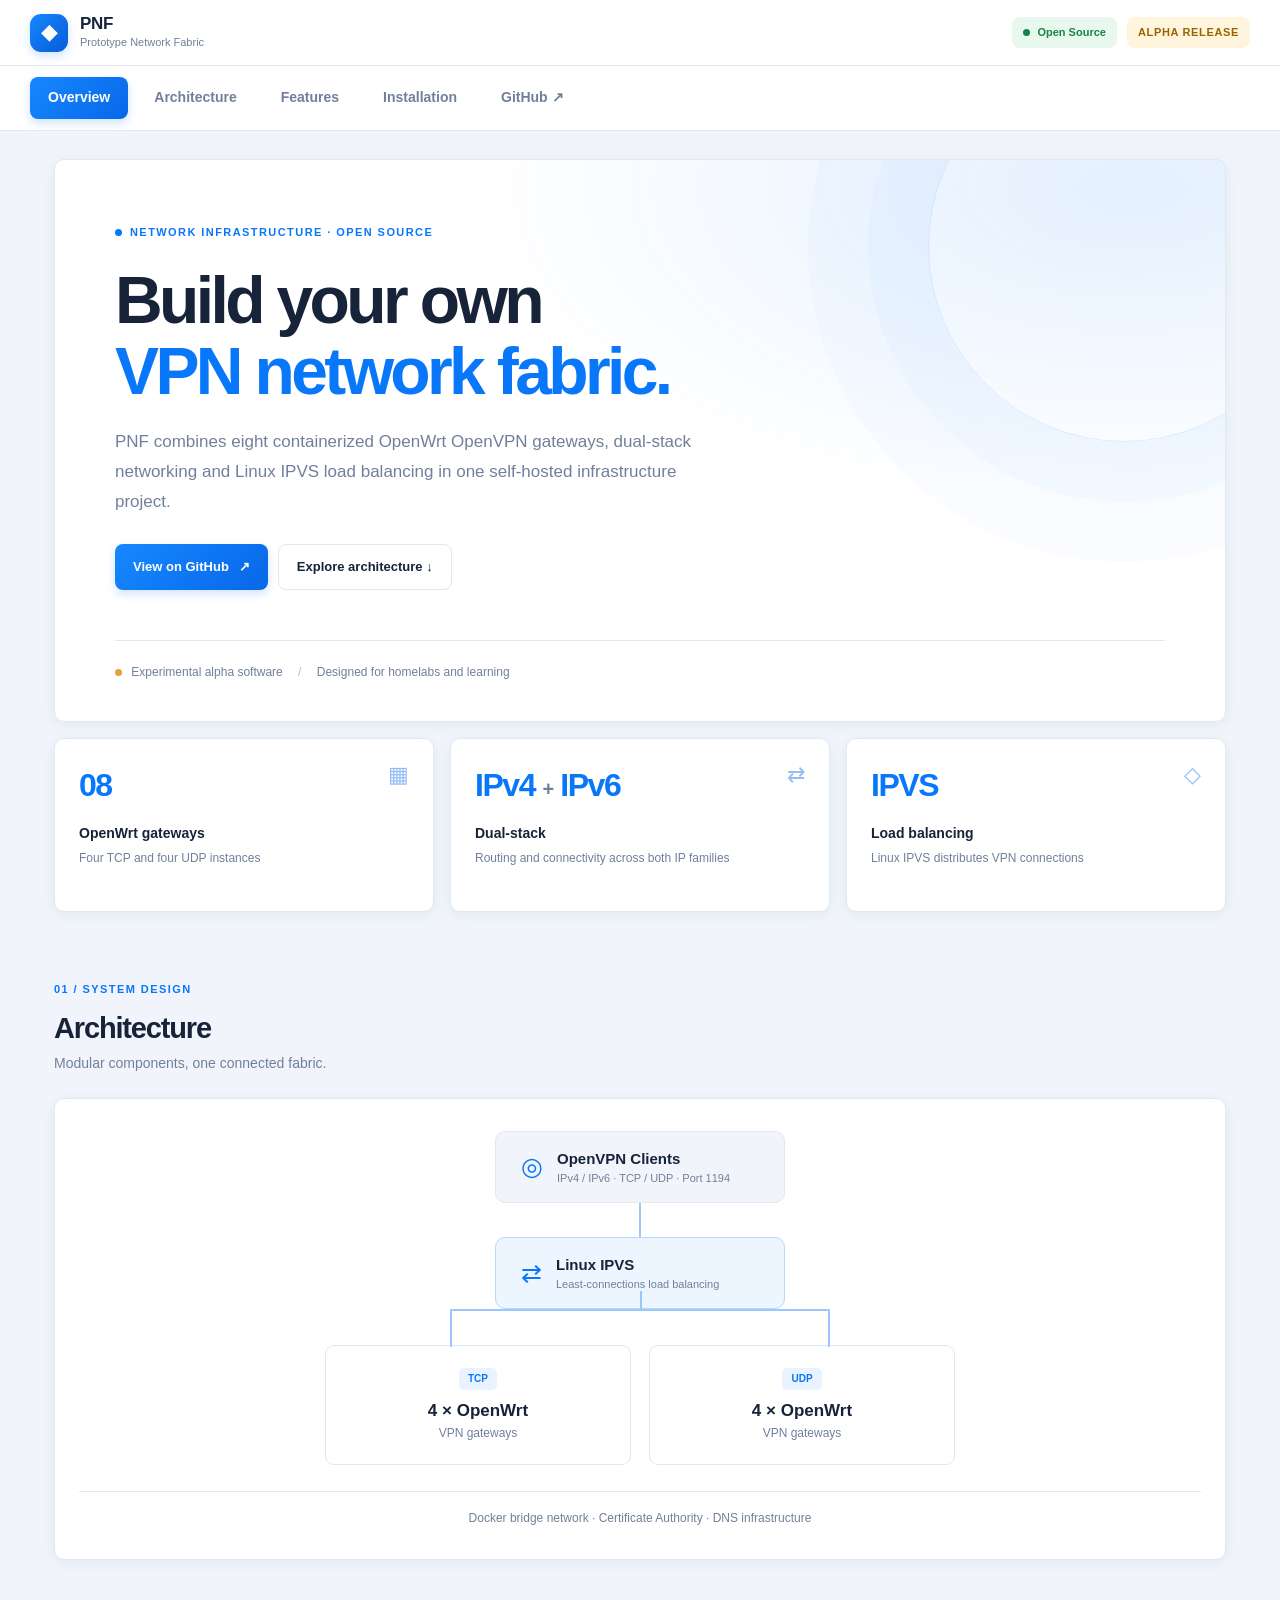
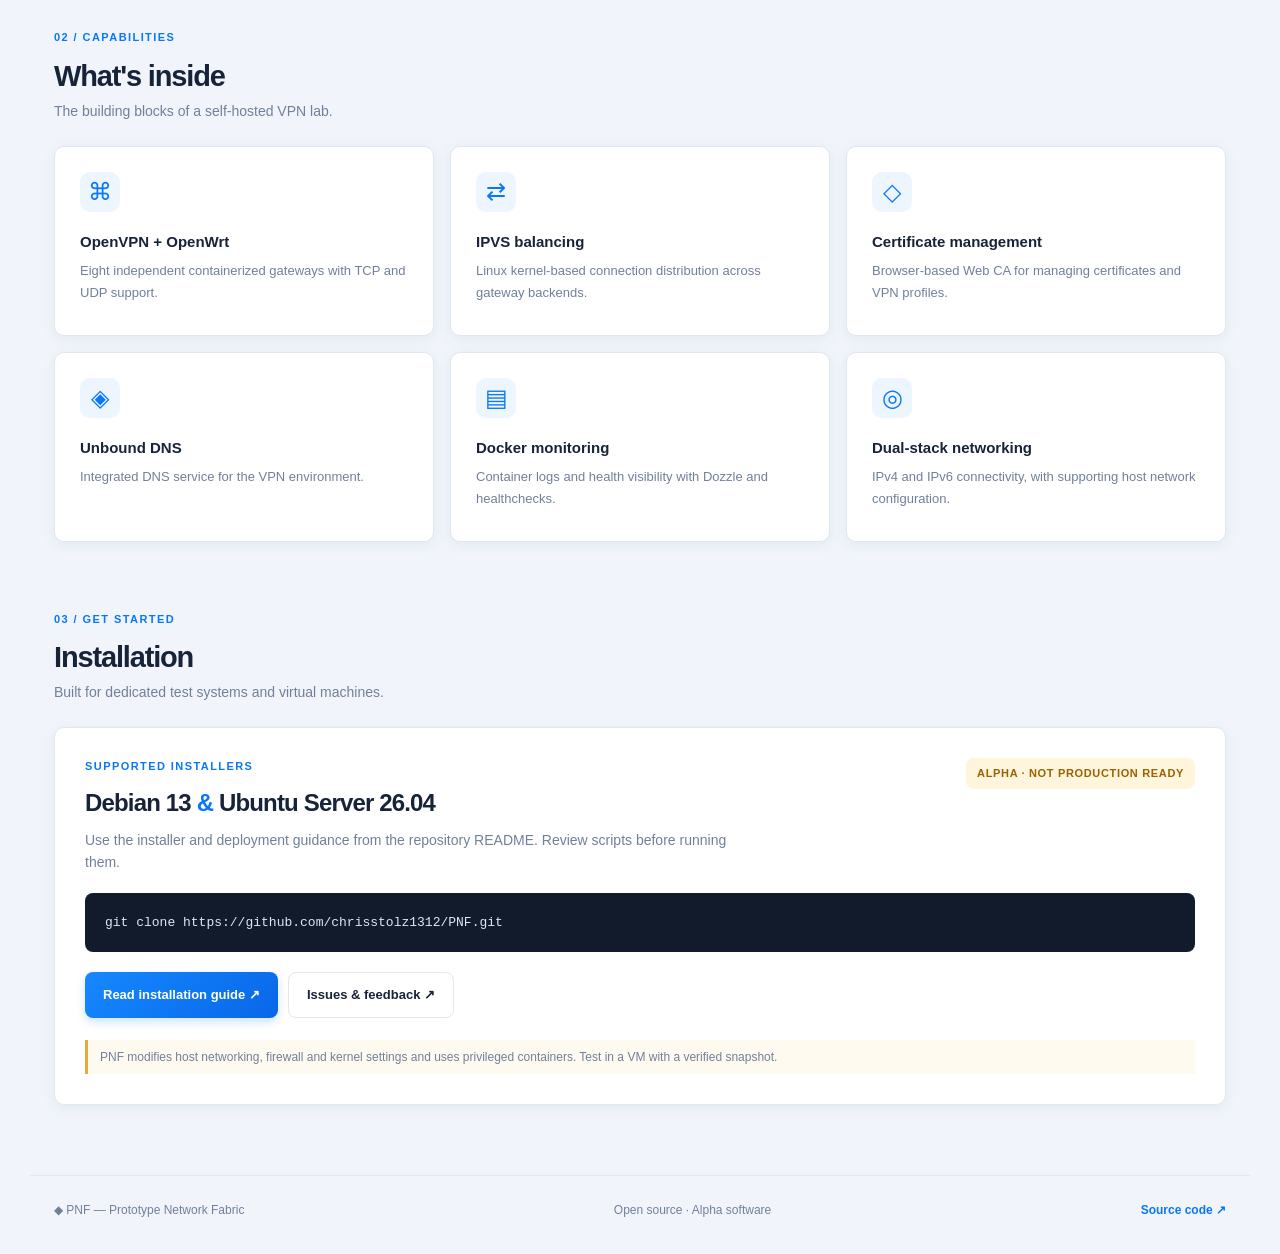
<file: docs/index.html>
<!doctype html>
<html lang="en">
<head>
  <meta charset="utf-8">
  <meta name="viewport" content="width=device-width, initial-scale=1">
  <meta name="description" content="PNF — Prototype Network Fabric: self-hosted OpenVPN infrastructure with eight OpenWrt gateways, IPv4/IPv6, IPVS load balancing, DNS and certificate management.">
  <meta name="theme-color" content="#f1f5fb">
  <meta name="robots" content="index, follow">
  <link rel="canonical" href="https://chrisstolz1312.github.io/PNF/">
  <title>PNF — Prototype Network Fabric | OpenVPN &amp; OpenWrt</title>
  <link rel="stylesheet" href="style.css">
</head>
<body>
  <header class="topbar">
    <a class="brand" href="#home" aria-label="PNF home"><span class="brand-mark">◆</span><span><strong>PNF</strong><small>Prototype Network Fabric</small></span></a>
    <div class="header-right"><span class="badge"><span class="status-dot"></span>Open Source</span><span class="badge alpha">ALPHA RELEASE</span></div>
  </header>
  <nav class="tabs" aria-label="Main navigation">
    <a class="tab active" href="#home">Overview</a><a class="tab" href="#architecture">Architecture</a><a class="tab" href="#features">Features</a><a class="tab" href="#installation">Installation</a><a class="tab" href="https://github.com/chrisstolz1312/PNF">GitHub ↗</a>
  </nav>
  <main id="home">
    <section class="hero card">
      <div class="eyebrow"><span class="status-dot"></span> NETWORK INFRASTRUCTURE · OPEN SOURCE</div>
      <h1>Build your own<br><span>VPN network fabric.</span></h1>
      <p class="hero-copy">PNF combines eight containerized OpenWrt OpenVPN gateways, dual-stack networking and Linux IPVS load balancing in one self-hosted infrastructure project.</p>
      <div class="actions"><a class="btn primary" href="https://github.com/chrisstolz1312/PNF">View on GitHub <span aria-hidden="true">↗</span></a><a class="btn secondary" href="#architecture">Explore architecture ↓</a></div>
      <div class="hero-foot"><span class="mini-dot"></span> Experimental alpha software <span class="separator">/</span> Designed for homelabs and learning</div>
    </section>
    <section class="summary-grid" aria-label="Project at a glance">
      <article class="card stat"><span class="stat-icon">▦</span><div class="stat-number">08</div><h2>OpenWrt gateways</h2><p>Four TCP and four UDP instances</p></article>
      <article class="card stat"><span class="stat-icon">⇄</span><div class="stat-number">IPv4 <em>+</em> IPv6</div><h2>Dual-stack</h2><p>Routing and connectivity across both IP families</p></article>
      <article class="card stat"><span class="stat-icon">◇</span><div class="stat-number">IPVS</div><h2>Load balancing</h2><p>Linux IPVS distributes VPN connections</p></article>
    </section>
    <section id="architecture" class="section-block"><div class="section-heading"><span class="section-index">01 / SYSTEM DESIGN</span><h2>Architecture</h2><p>Modular components, one connected fabric.</p></div>
      <div class="card architecture"><div class="flow-node client"><span class="node-icon">◎</span><div><strong>OpenVPN Clients</strong><small>IPv4 / IPv6 · TCP / UDP · Port 1194</small></div></div><div class="connector"></div><div class="flow-node ipvs"><span class="node-icon">⇄</span><div><strong>Linux IPVS</strong><small>Least-connections load balancing</small></div></div><div class="branch"><div class="branch-line"></div><div class="branch-line"></div></div><div class="gateway-grid"><div class="gateway"><span class="protocol">TCP</span><strong>4 × OpenWrt</strong><small>VPN gateways</small></div><div class="gateway"><span class="protocol">UDP</span><strong>4 × OpenWrt</strong><small>VPN gateways</small></div></div><div class="arch-caption">Docker bridge network · Certificate Authority · DNS infrastructure</div></div>
    </section>
    <section id="features" class="section-block"><div class="section-heading"><span class="section-index">02 / CAPABILITIES</span><h2>What's inside</h2><p>The building blocks of a self-hosted VPN lab.</p></div>
      <div class="feature-grid"><article class="card feature"><div class="feature-icon">⌘</div><h3>OpenVPN + OpenWrt</h3><p>Eight independent containerized gateways with TCP and UDP support.</p></article><article class="card feature"><div class="feature-icon">⇄</div><h3>IPVS balancing</h3><p>Linux kernel-based connection distribution across gateway backends.</p></article><article class="card feature"><div class="feature-icon">◇</div><h3>Certificate management</h3><p>Browser-based Web CA for managing certificates and VPN profiles.</p></article><article class="card feature"><div class="feature-icon">◈</div><h3>Unbound DNS</h3><p>Integrated DNS service for the VPN environment.</p></article><article class="card feature"><div class="feature-icon">▤</div><h3>Docker monitoring</h3><p>Container logs and health visibility with Dozzle and healthchecks.</p></article><article class="card feature"><div class="feature-icon">◎</div><h3>Dual-stack networking</h3><p>IPv4 and IPv6 connectivity, with supporting host network configuration.</p></article></div>
    </section>
    <section id="installation" class="section-block"><div class="section-heading"><span class="section-index">03 / GET STARTED</span><h2>Installation</h2><p>Built for dedicated test systems and virtual machines.</p></div>
      <div class="card install-card"><div class="install-top"><div><span class="eyebrow">SUPPORTED INSTALLERS</span><h3>Debian 13 <span class="and">&amp;</span> Ubuntu Server 26.04</h3><p>Use the installer and deployment guidance from the repository README. Review scripts before running them.</p></div><span class="badge alpha">ALPHA · NOT PRODUCTION READY</span></div><div class="code-row"><code>git clone https://github.com/chrisstolz1312/PNF.git</code></div><div class="actions"><a class="btn primary" href="https://github.com/chrisstolz1312/PNF#readme">Read installation guide ↗</a><a class="btn secondary" href="https://github.com/chrisstolz1312/PNF/issues">Issues &amp; feedback ↗</a></div><p class="warning">PNF modifies host networking, firewall and kernel settings and uses privileged containers. Test in a VM with a verified snapshot.</p></div>
    </section>
  </main>
  <footer><span>◆ PNF — Prototype Network Fabric</span><span>Open source · Alpha software</span><a href="https://github.com/chrisstolz1312/PNF">Source code ↗</a></footer>
</body>
</html>
</file>
<file: docs/style.css>
:root{color-scheme:light;--primary:#0877f9;--bg:#f1f5fb;--surface:#fff;--border:#e0e8f2;--text:#172338;--muted:#71809a;--shadow:0 3px 14px rgba(30,64,110,.07);--radius:10px}
*{box-sizing:border-box}html{scroll-behavior:smooth;scroll-padding-top:140px}body{margin:0;background:var(--bg);color:var(--text);font:14px/1.55 -apple-system,BlinkMacSystemFont,"Segoe UI",Roboto,Helvetica,Arial,sans-serif}a{color:inherit;text-decoration:none}a:focus-visible{outline:3px solid var(--primary);outline-offset:3px}.topbar{height:66px;background:var(--surface);border-bottom:1px solid var(--border);display:flex;align-items:center;justify-content:space-between;padding:0 max(28px,calc((100vw - 1220px)/2));gap:16px}.brand{display:flex;align-items:center;gap:12px}.brand-mark{display:grid;place-items:center;width:38px;height:38px;border-radius:11px;background:linear-gradient(135deg,#1688ff,#075bd7);color:white;font-size:22px;box-shadow:0 4px 10px #0877f933}.brand strong{display:block;font-size:17px;letter-spacing:-.3px;line-height:1.2}.brand small{display:block;font-size:11px;color:var(--muted)}.header-right{display:flex;gap:10px;align-items:center}.badge{display:inline-flex;align-items:center;gap:7px;padding:7px 11px;border-radius:8px;background:#e8f8ef;color:#168448;font-size:11px;font-weight:700;white-space:nowrap}.badge.alpha{background:#fff4dc;color:#986300;letter-spacing:.06em}.status-dot,.mini-dot{width:7px;height:7px;background:currentColor;border-radius:50%;display:inline-block}.tabs{display:flex;gap:8px;padding:11px max(28px,calc((100vw - 1220px)/2));background:var(--surface);border-bottom:1px solid var(--border);overflow:auto;white-space:nowrap}.tab{padding:10px 18px;border-radius:8px;color:var(--muted);font-weight:650}.tab:hover{background:#edf5ff;color:var(--primary)}.tab.active{background:linear-gradient(135deg,#1688ff,#0867e8);color:#fff;box-shadow:0 4px 10px #0877f933}main{max-width:1220px;margin:0 auto;padding:28px 24px 70px}.card{background:var(--surface);border:1px solid var(--border);border-radius:var(--radius);box-shadow:var(--shadow)}.hero{padding:64px 60px 40px;position:relative;overflow:hidden;background:radial-gradient(ellipse at 92% 5%,rgba(8,119,249,.11),transparent 43%),var(--surface)}.hero:after{content:"";position:absolute;right:-95px;top:-110px;width:390px;height:390px;border:1px solid rgba(8,119,249,.12);border-radius:50%;box-shadow:0 0 0 60px rgba(8,119,249,.025),0 0 0 120px rgba(8,119,249,.018);pointer-events:none}.eyebrow,.section-index{color:var(--primary);font-size:11px;font-weight:800;letter-spacing:.13em}.eyebrow{display:flex;align-items:center;gap:8px}.hero h1{font-size:clamp(38px,5.3vw,66px);letter-spacing:-.055em;line-height:1.08;margin:24px 0 20px;font-weight:800}.hero h1 span{color:var(--primary)}.hero-copy{font-size:17px;color:var(--muted);max-width:610px;line-height:1.75;margin:0 0 27px}.actions{display:flex;gap:10px;flex-wrap:wrap}.btn{display:inline-flex;align-items:center;justify-content:center;gap:10px;padding:12px 18px;border-radius:8px;font-weight:700;font-size:13px;transition:transform .15s,filter .15s}.btn:hover{transform:translateY(-1px);filter:brightness(1.04)}.btn.primary{background:linear-gradient(135deg,#1688ff,#0867e8);color:white;box-shadow:0 4px 10px #0877f933}.btn.secondary{border:1px solid var(--border);background:var(--surface);color:var(--text)}.hero-foot{margin-top:50px;padding-top:22px;border-top:1px solid var(--border);color:var(--muted);font-size:12px}.hero-foot .mini-dot{background:#e6a13b;margin-right:6px}.separator{margin:0 12px;color:#b3bfce}.summary-grid{display:grid;grid-template-columns:repeat(3,minmax(0,1fr));gap:16px;margin-top:16px}.stat{padding:22px 24px;position:relative;min-height:174px}.stat-icon{position:absolute;right:24px;top:19px;font-size:22px;color:#90bdf6}.stat-number{font-size:32px;font-weight:800;letter-spacing:-.045em;color:var(--primary);margin-bottom:12px}.stat-number em{font-style:normal;font-size:20px;color:var(--muted)}.stat h2{font-size:14px;margin:0 0 4px}.stat p{color:var(--muted);font-size:12px;margin:0}.section-block{margin-top:66px}.section-heading{margin-bottom:23px}.section-heading h2{font-size:29px;letter-spacing:-.04em;margin:6px 0 2px}.section-heading p{margin:0;color:var(--muted)}.architecture{padding:32px 24px;text-align:center}.flow-node{display:inline-flex;align-items:center;text-align:left;gap:14px;border:1px solid var(--border);padding:15px 25px;border-radius:10px;background:var(--bg);min-width:290px}.flow-node.ipvs{background:#edf5ff;border-color:#b8d7ff}.node-icon{color:var(--primary);font-size:25px}.flow-node strong,.flow-node small{display:block}.flow-node strong{font-size:15px}.flow-node small{font-size:11px;color:var(--muted)}.connector{height:34px;width:2px;background:#9bc7fa;margin:auto}.branch{height:36px;width:min(380px,70%);margin:auto;border-top:2px solid #9bc7fa;position:relative}.branch:before{content:"";position:absolute;width:2px;height:18px;background:#9bc7fa;top:-20px;left:50%}.branch-line{position:absolute;top:0;width:2px;height:36px;background:#9bc7fa}.branch-line:first-child{left:0}.branch-line:last-child{right:0}.gateway-grid{display:grid;grid-template-columns:repeat(2,minmax(0,1fr));gap:18px;max-width:630px;margin:auto}.gateway{padding:21px 15px;border:1px solid var(--border);border-radius:9px;background:var(--surface)}.gateway .protocol{display:inline-block;font-size:10px;font-weight:800;color:var(--primary);background:#e9f3ff;padding:3px 9px;border-radius:5px;margin-bottom:8px}.gateway strong,.gateway small{display:block}.gateway strong{font-size:17px}.gateway small{color:var(--muted);font-size:12px}.arch-caption{margin-top:26px;padding-top:17px;border-top:1px solid var(--border);color:var(--muted);font-size:12px}.feature-grid{display:grid;grid-template-columns:repeat(3,minmax(0,1fr));gap:16px}.feature{padding:25px;min-height:190px}.feature-icon{display:grid;place-items:center;width:40px;height:40px;border-radius:10px;background:#edf5ff;color:var(--primary);font-size:24px;margin-bottom:18px}.feature h3{font-size:15px;margin:0 0 7px}.feature p{color:var(--muted);font-size:13px;margin:0;line-height:1.7}.install-card{padding:30px}.install-top{display:flex;justify-content:space-between;gap:22px;align-items:flex-start}.install-top h3{font-size:24px;letter-spacing:-.035em;margin:9px 0}.install-top p{color:var(--muted);margin:0 0 20px;max-width:680px}.and{color:var(--primary)}.code-row{padding:18px 20px;background:#111b2b;border-radius:8px;margin-bottom:20px;overflow-x:auto}.code-row code{color:#dbe7f8;font-size:13px;white-space:nowrap}.warning{border-left:3px solid #e5a83a;padding:8px 12px;color:var(--muted);font-size:12px;margin:22px 0 0;background:#fffaf0}footer{max-width:1220px;margin:auto;padding:25px 24px 35px;border-top:1px solid var(--border);display:flex;justify-content:space-between;gap:16px;color:var(--muted);font-size:12px}footer a{color:var(--primary);font-weight:700}@media(prefers-color-scheme:dark){:root{color-scheme:dark;--bg:#101827;--surface:#182437;--border:#29384d;--text:#e6edf7;--muted:#9baac0;--shadow:0 4px 18px rgba(0,0,0,.16)}.hero{background:radial-gradient(ellipse at 92% 5%,rgba(8,119,249,.13),transparent 43%),var(--surface)}.flow-node{background:#131e2e}.flow-node.ipvs,.feature-icon{background:#22334b}.gateway .protocol{background:#22334b}.tab:hover{background:#22334b}.warning{background:#2a261d}.btn.secondary{background:var(--surface)}}@media(max-width:800px){.topbar,.tabs{padding-left:16px;padding-right:16px}main{padding:18px 14px 48px}.hero{padding:42px 27px 28px}.summary-grid,.feature-grid{grid-template-columns:repeat(2,minmax(0,1fr))}.section-block{margin-top:48px}.install-top{display:block}.install-top .badge{margin-bottom:16px}}@media(max-width:560px){.header-right .badge:first-child{display:none}.brand strong{font-size:15px}.tabs{gap:2px}.tab{padding:9px 11px;font-size:12px}.hero{padding:35px 22px 24px}.hero h1{font-size:38px}.hero-copy{font-size:15px}.hero-foot{margin-top:35px}.summary-grid,.feature-grid{grid-template-columns:1fr}.stat{min-height:0}.section-heading h2{font-size:26px}.architecture{padding:24px 12px}.flow-node{min-width:0;width:100%;max-width:290px;padding:12px}.gateway-grid{gap:10px}.gateway{padding:16px 8px}.gateway strong{font-size:14px}.install-card{padding:22px 16px}.install-top h3{font-size:20px}footer{flex-wrap:wrap;justify-content:center;text-align:center}}@media(prefers-reduced-motion:reduce){html{scroll-behavior:auto}.btn{transition:none}}
</file>
